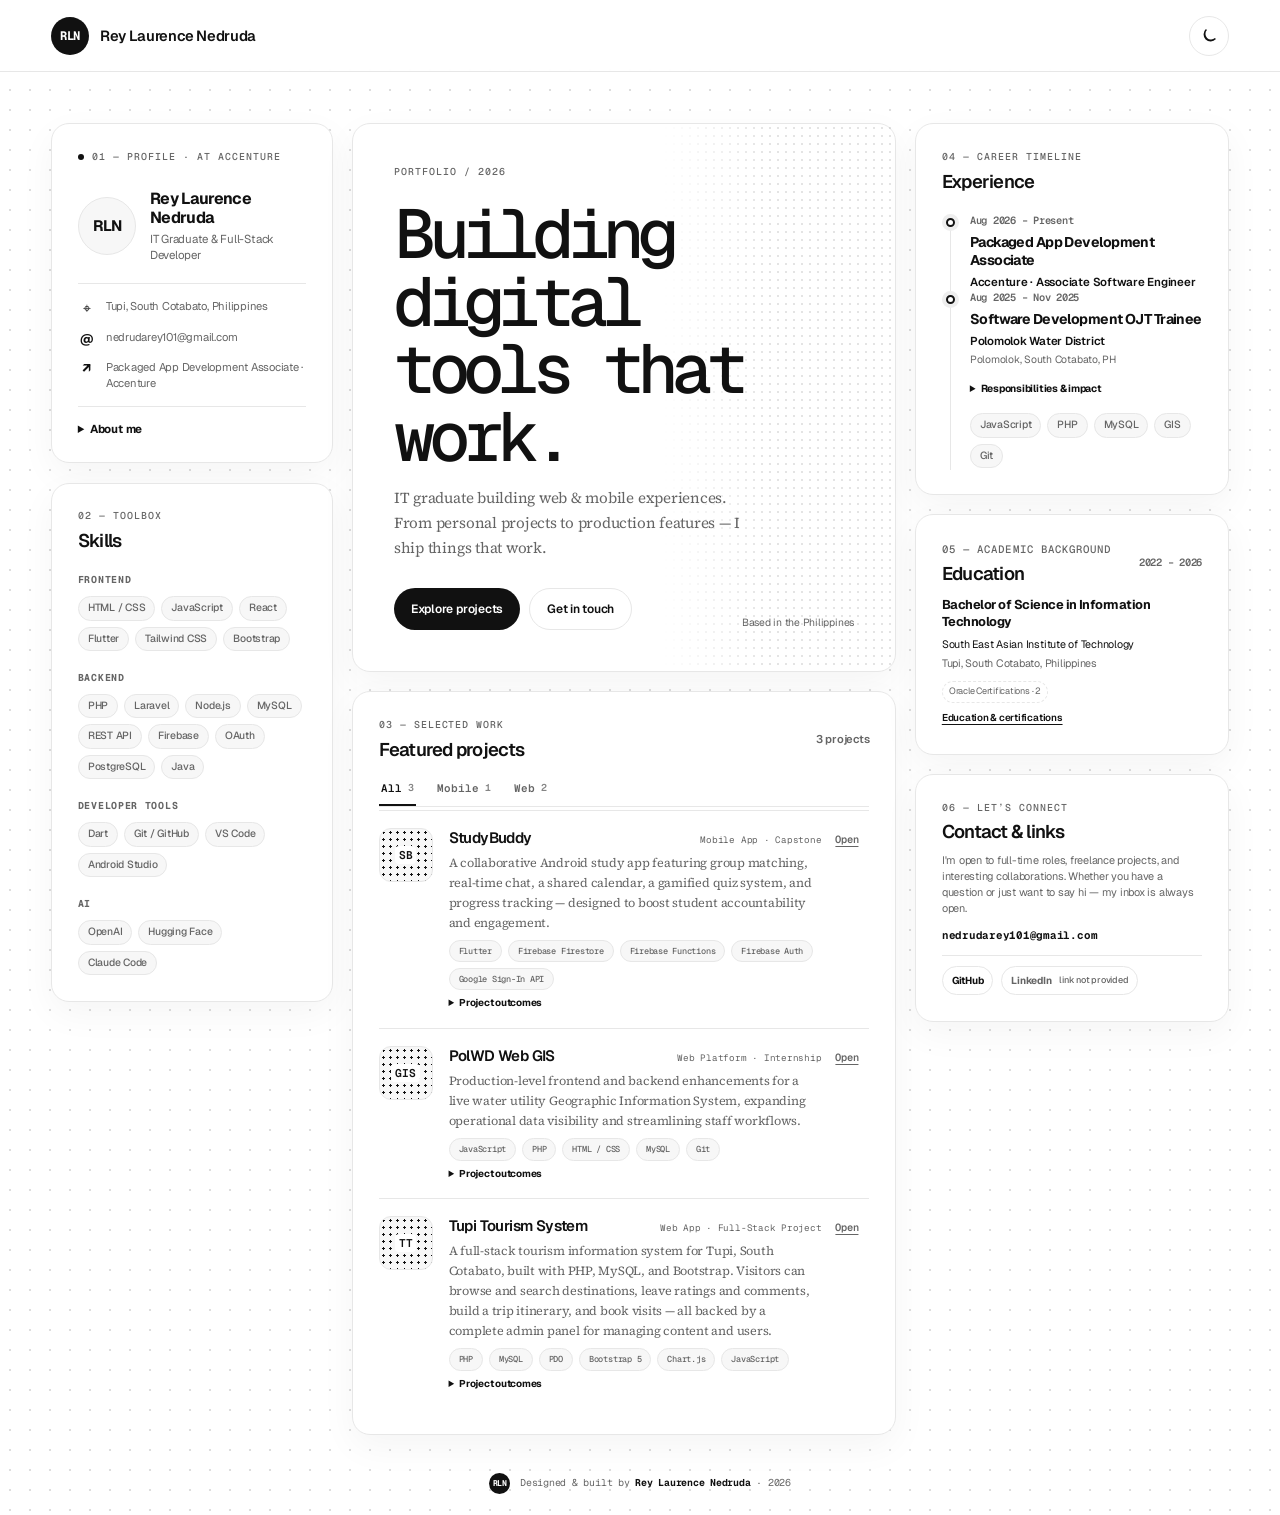
<file: index.html>
<!DOCTYPE html>
<html lang="en">
<head>
    <meta charset="UTF-8" />
    <meta name="viewport" content="width=device-width, initial-scale=1.0" />
    <meta name="description" content="Rey Laurence Nedruda — IT Graduate & Full-Stack Developer specializing in Flutter, Laravel, PHP, and Firebase." />
    <meta name="theme-color" content="#ffffff" />
    <title>Rey Laurence Nedruda | Developer Portfolio</title>
    <link rel="preconnect" href="https://fonts.googleapis.com" />
    <link rel="preconnect" href="https://fonts.gstatic.com" crossorigin />
    <link href="https://fonts.googleapis.com/css2?family=Geist:wght@400;500;600;700&family=Geist+Mono:wght@400;500;600;700&family=Source+Serif+4:wght@400;600;700&display=swap" rel="stylesheet" />
    <link rel="stylesheet" href="styles.css" />
    <link rel="icon" type="image/svg+xml" href="favicon.svg" />
    <script>
        (function () {
            var saved = localStorage.getItem('theme');
            document.documentElement.setAttribute('data-theme', saved === 'dark' ? 'dark' : 'light');
        })();
    </script>
</head>
<body>
<header class="topbar" id="nav">
    <a href="#hero" class="brand" aria-label="Rey Laurence Nedruda, home">
        <span class="brand__mark">RLN</span>
        <span class="brand__name">Rey Laurence Nedruda</span>
    </a>
    <button class="theme-toggle" id="themeToggle" aria-label="Switch to dark mode">
        <svg class="icon-moon" viewBox="0 0 24 24" fill="none" stroke="currentColor" stroke-width="1.8" aria-hidden="true"><path d="M20.5 15.5A8.5 8.5 0 0 1 8.5 3.5A8.5 8.5 0 1 0 20.5 15.5Z"/></svg>
        <svg class="icon-sun" viewBox="0 0 24 24" fill="none" stroke="currentColor" stroke-width="1.8" aria-hidden="true"><circle cx="12" cy="12" r="4"/><path d="M12 2v2m0 16v2M4.93 4.93l1.42 1.42m11.3 11.3 1.42 1.42M2 12h2m16 0h2M4.93 19.07l1.42-1.42m11.3-11.3 1.42-1.42"/></svg>
    </button>
</header>

<main class="dashboard">
    <aside class="column column--left" aria-label="Profile and skills">
        <section class="card profile-card" id="about" aria-labelledby="profile-title">
            <div class="card__eyebrow"><span class="status-dot"></span>01 — profile · at Accenture</div>
            <div class="profile-card__identity">
                <div class="avatar" aria-label="Initials RLN">RLN</div>
                <div>
                    <h2 id="profile-title">Rey Laurence Nedruda</h2>
                    <p class="muted">IT Graduate &amp; Full-Stack Developer</p>
                </div>
            </div>
            <div class="profile-card__facts">
                <div class="fact">
                    <span class="fact__icon" aria-hidden="true">⌖</span>
                    <span>Tupi, South Cotabato, Philippines</span>
                </div>
                <a class="fact" href="mailto:nedrudarey101@gmail.com">
                    <span class="fact__icon" aria-hidden="true">@</span>
                    <span>nedrudarey101@gmail.com</span>
                </a>
                <div class="fact">
                    <span class="fact__icon" aria-hidden="true">↗</span>
                    <span>Packaged App Development Associate · Accenture</span>
                </div>
            </div>
            <details class="profile-about">
                <summary>About me</summary>
                <div class="details-copy">
                    <p>I'm a recent <strong>Bachelor of Science in Information Technology</strong> graduate from South East Asian Institute of Technology (Tupi, South Cotabato, Philippines). My development journey spans both mobile and web — from building and shipping full applications from the ground up, to engineering production-level features during a hands-on internship.</p>
                    <p>I care about clean code, meaningful user experiences, and building tools that actually work for the people who use them.</p>
                </div>
            </details>
        </section>

        <section class="card skills-card" id="skills" aria-labelledby="skills-title">
            <div class="card-heading">
                <div><p class="eyebrow">02 — toolbox</p><h2 id="skills-title">Skills</h2></div>
            </div>
            <div class="skill-group">
                <h3>Frontend</h3>
                <ul class="tags">
                    <li>HTML / CSS</li><li>JavaScript</li><li>React</li><li>Flutter</li><li>Tailwind CSS</li><li>Bootstrap</li>
                </ul>
            </div>
            <div class="skill-group">
                <h3>Backend</h3>
                <ul class="tags">
                    <li>PHP</li><li>Laravel</li><li>Node.js</li><li>MySQL</li><li>REST API</li><li>Firebase</li><li>OAuth</li><li>PostgreSQL</li><li>Java</li>
                </ul>
            </div>
            <div class="skill-group">
                <h3>Developer Tools</h3>
                <ul class="tags"><li>Dart</li><li>Git / GitHub</li><li>VS Code</li><li>Android Studio</li></ul>
            </div>
            <div class="skill-group">
                <h3>AI</h3>
                <ul class="tags"><li>OpenAI</li><li>Hugging Face</li><li>Claude Code</li></ul>
            </div>
        </section>
    </aside>

    <div class="column column--center">
        <section class="card hero-card" id="hero" aria-labelledby="hero-title">
            <div class="hero-card__top">
                <span class="eyebrow">Portfolio / 2026</span>
            </div>
            <h1 id="hero-title">Building digital<br />tools that work.</h1>
            <p class="hero-card__summary">IT graduate building web &amp; mobile experiences. From personal projects to production features — I ship things that work.</p>
            <div class="hero-card__bottom">
                <div class="hero-card__actions">
                    <a href="#projects" class="button button--primary">Explore projects</a>
                    <a href="mailto:nedrudarey101@gmail.com" class="button button--quiet">Get in touch</a>
                </div>
                <span class="hero-card__location">Based in the Philippines</span>
            </div>
        </section>

        <section class="card projects-card" id="projects" aria-labelledby="projects-title">
            <div class="card-heading">
                <div><p class="eyebrow">03 — selected work</p><h2 id="projects-title">Featured projects</h2></div>
                <span class="card-heading__note">3 projects</span>
            </div>
            <div class="project-tabs" role="tablist" aria-label="Filter featured projects">
                <button class="project-tab" id="tab-all" type="button" role="tab" aria-selected="true" aria-controls="project-list" tabindex="0" data-project-filter="all">All <span>3</span></button>
                <button class="project-tab" id="tab-mobile" type="button" role="tab" aria-selected="false" aria-controls="project-list" tabindex="-1" data-project-filter="mobile">Mobile <span>1</span></button>
                <button class="project-tab" id="tab-web" type="button" role="tab" aria-selected="false" aria-controls="project-list" tabindex="-1" data-project-filter="web">Web <span>2</span></button>
            </div>
            <div class="project-list" id="project-list" role="tabpanel" aria-labelledby="tab-all" tabindex="0">
                <article class="project-item" data-project-kind="mobile">
                    <div class="project-item__visual project-item__visual--study" aria-hidden="true"><span>SB</span></div>
                    <div class="project-item__content">
                        <div class="project-item__title"><h3>StudyBuddy</h3><span>Mobile App · Capstone</span></div>
                        <p>A collaborative Android study app featuring group matching, real-time chat, a shared calendar, a gamified quiz system, and progress tracking — designed to boost student accountability and engagement.</p>
                        <ul class="tags tags--project"><li>Flutter</li><li>Firebase Firestore</li><li>Firebase Functions</li><li>Firebase Auth</li><li>Google Sign-In API</li></ul>
                        <details class="project-details">
                            <summary>Project outcomes</summary>
                            <ul><li>5 core modules delivered end-to-end using Agile SDLC</li><li>Gamified quiz engine with points &amp; badges increased user engagement</li><li>Full Android deployment with unit, integration &amp; alpha testing</li></ul>
                        </details>
                    </div>
                    <a class="project-open" href="https://studybuddy-seait.netlify.app/" aria-label="Visit StudyBuddy" target="_blank" rel="noopener noreferrer">Open</a>
                </article>
                <article class="project-item" data-project-kind="web">
                    <div class="project-item__visual project-item__visual--gis" aria-hidden="true"><span>GIS</span></div>
                    <div class="project-item__content">
                        <div class="project-item__title"><h3>PolWD Web GIS</h3><span>Web Platform · Internship</span></div>
                        <p>Production-level frontend and backend enhancements for a live water utility Geographic Information System, expanding operational data visibility and streamlining staff workflows.</p>
                        <ul class="tags tags--project"><li>JavaScript</li><li>PHP</li><li>HTML / CSS</li><li>MySQL</li><li>Git</li></ul>
                        <details class="project-details">
                            <summary>Project outcomes</summary>
                            <ul><li>Expanded operational data visibility for utility staff</li><li>Reduced staff lookup time through improved interface</li><li>Clean Git history formed the basis of a team-wide training initiative</li></ul>
                        </details>
                    </div>
                    <a class="project-open" href="https://polwd-web-gis.page.gd/" aria-label="Visit PolWD Web GIS" target="_blank" rel="noopener noreferrer">Open</a>
                </article>
                <article class="project-item" data-project-kind="web">
                    <div class="project-item__visual project-item__visual--tourism" aria-hidden="true"><span>TT</span></div>
                    <div class="project-item__content">
                        <div class="project-item__title"><h3>Tupi Tourism System</h3><span>Web App · Full-Stack Project</span></div>
                        <p>A full-stack tourism information system for Tupi, South Cotabato, built with PHP, MySQL, and Bootstrap. Visitors can browse and search destinations, leave ratings and comments, build a trip itinerary, and book visits — all backed by a complete admin panel for managing content and users.</p>
                        <ul class="tags tags--project"><li>PHP</li><li>MySQL</li><li>PDO</li><li>Bootstrap 5</li><li>Chart.js</li><li>JavaScript</li></ul>
                        <details class="project-details">
                            <summary>Project outcomes</summary>
                            <ul><li>Secure architecture: CSRF protection, PDO prepared statements, bcrypt hashing, and brute-force lockout</li><li>Admin dashboard with Chart.js analytics for activity logs, bookings, and user engagement</li><li>Personalized destination feed driven by user-selected interest preferences</li></ul>
                        </details>
                    </div>
                    <a class="project-open" href="https://tupitourism.rf.gd/tourism-system-main/index.php" aria-label="Visit Tupi Tourism System" target="_blank" rel="noopener noreferrer">Open</a>
                </article>
            </div>
        </section>
    </div>

    <aside class="column column--right" aria-label="Experience and links">
        <section class="card experience-card" id="experience" aria-labelledby="experience-title">
            <div class="card-heading">
                <div><p class="eyebrow">04 — career timeline</p><h2 id="experience-title">Experience</h2></div>
            </div>
            <article class="timeline-item">
                <div class="timeline-item__rail"><span></span></div>
                <div class="timeline-item__body">
                    <p class="timeline-item__date">Aug 2026 – Present</p>
                    <h3>Packaged App Development Associate</h3>
                    <p class="timeline-item__company">Accenture · Associate Software Engineer</p>
                </div>
            </article>
            <article class="timeline-item">
                <div class="timeline-item__rail"><span></span></div>
                <div class="timeline-item__body">
                    <p class="timeline-item__date">Aug 2025 – Nov 2025</p>
                    <h3>Software Development OJT Trainee</h3>
                    <p class="timeline-item__company">Polomolok Water District</p>
                    <p class="timeline-item__location">Polomolok, South Cotabato, PH</p>
                    <details class="experience-details">
                        <summary>Responsibilities &amp; impact</summary>
                        <ul>
                            <li>Engineered and shipped new features for the <strong>PolWD Web GIS platform</strong>, improving user accessibility and spatial data interaction for operational staff.</li>
                            <li>Designed and delivered a <strong>Git &amp; GitHub training</strong> session for non-technical team members, reducing version control errors and improving collaborative workflows.</li>
                            <li>Performed <strong>elevation profile analysis</strong> and consolidated geospatial data into the project database, directly supporting infrastructure planning.</li>
                            <li>Adapted rapidly to unfamiliar GIS tooling, maintaining consistent delivery velocity throughout a fast-paced environment.</li>
                        </ul>
                    </details>
                    <ul class="tags tags--small"><li>JavaScript</li><li>PHP</li><li>MySQL</li><li>GIS</li><li>Git</li></ul>
                </div>
            </article>
        </section>

        <section class="card education-card" id="education" aria-labelledby="education-title">
            <div class="card-heading">
                <div><p class="eyebrow">05 — academic background</p><h2 id="education-title">Education</h2></div>
                <span class="education-card__date">2022 – 2026</span>
            </div>
            <h3>Bachelor of Science in Information Technology</h3>
            <p>South East Asian Institute of Technology</p>
            <span class="muted">Tupi, South Cotabato, Philippines</span>
            <div class="education-credentials" aria-label="Certifications and training placeholders">
                <span>Oracle Certifications · 2</span>
            </div>
            <a class="education-more" href="education.html">Education &amp; certifications</a>
        </section>

        <section class="card links-card" id="contact" aria-labelledby="contact-title">
            <div class="card-heading">
                <div><p class="eyebrow">06 — let’s connect</p><h2 id="contact-title">Contact &amp; links</h2></div>
            </div>
            <p>I'm open to full-time roles, freelance projects, and interesting collaborations. Whether you have a question or just want to say hi — my inbox is always open.</p>
            <a class="contact-email" href="mailto:nedrudarey101@gmail.com">nedrudarey101@gmail.com</a>
            <div class="social-links">
                <a href="https://github.com/nedruda101" target="_blank" rel="noopener noreferrer">GitHub</a>
                <span class="social-link social-link--unavailable" aria-label="LinkedIn profile link not provided">LinkedIn <span>link not provided</span></span>
            </div>
        </section>
    </aside>
</main>

<footer class="page-footer">
    <span>RLN</span>
    <p>Designed &amp; built by <strong>Rey Laurence Nedruda</strong> · 2026</p>
</footer>
<button class="back-top" id="backTop" aria-label="Back to top">↑</button>
<script src="script.js"></script>
</body>
</html>
</file>
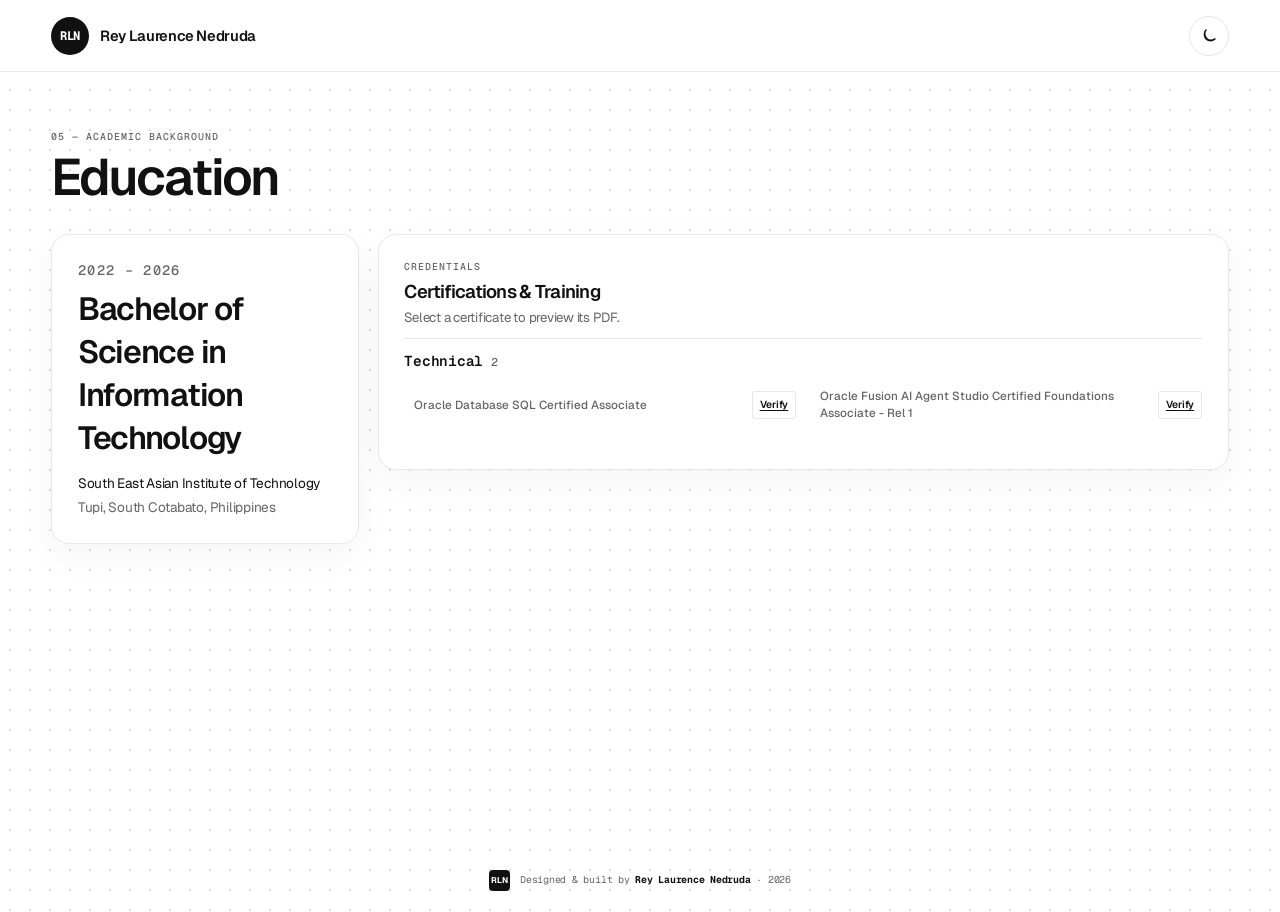
<file: education.html>
<!DOCTYPE html>
<html lang="en">
<head>
    <meta charset="UTF-8" />
    <meta name="viewport" content="width=device-width, initial-scale=1.0" />
    <meta name="description" content="Education, certifications, and training of Rey Laurence Nedruda." />
    <meta name="theme-color" content="#ffffff" />
    <title>Education | Rey Laurence Nedruda</title>
    <link rel="preconnect" href="https://fonts.googleapis.com" />
    <link rel="preconnect" href="https://fonts.gstatic.com" crossorigin />
    <link href="https://fonts.googleapis.com/css2?family=Geist:wght@400;500;600;700&family=Geist+Mono:wght@400;500;600;700&family=Source+Serif+4:wght@400;600;700&display=swap" rel="stylesheet" />
    <link rel="stylesheet" href="styles.css" />
    <link rel="icon" type="image/svg+xml" href="favicon.svg" />
    <script>(function(){var saved=localStorage.getItem('theme');document.documentElement.setAttribute('data-theme',saved==='dark'?'dark':'light');})();</script>
</head>
<body>
<header class="topbar" id="nav">
    <a href="index.html" class="brand" aria-label="Rey Laurence Nedruda, dashboard"><span class="brand__mark">RLN</span><span class="brand__name">Rey Laurence Nedruda</span></a>
    <button class="theme-toggle" id="themeToggle" aria-label="Switch to dark mode"><svg class="icon-moon" viewBox="0 0 24 24" fill="none" stroke="currentColor" stroke-width="1.8" aria-hidden="true"><path d="M20.5 15.5A8.5 8.5 0 0 1 8.5 3.5A8.5 8.5 0 1 0 20.5 15.5Z"/></svg><svg class="icon-sun" viewBox="0 0 24 24" fill="none" stroke="currentColor" stroke-width="1.8" aria-hidden="true"><circle cx="12" cy="12" r="4"/><path d="M12 2v2m0 16v2M4.93 4.93l1.42 1.42m11.3 11.3 1.42 1.42M2 12h2m16 0h2M4.93 19.07l1.42-1.42m11.3-11.3 1.42-1.42"/></svg></button>
</header>
<main class="dashboard detail-page detail-page--education" id="education">
    <header class="detail-page__heading"><p class="eyebrow">05 — academic background</p><h1>Education</h1></header>
    <section class="card education-card education-card--detail" aria-labelledby="degree-title">
        <div class="card-heading"><div><p class="eyebrow">2022 – 2026</p><h2 id="degree-title">Bachelor of Science in Information Technology</h2></div></div>
        <p>South East Asian Institute of Technology</p>
        <span class="muted">Tupi, South Cotabato, Philippines</span>
    </section>
    <section class="card credentials-card" aria-labelledby="credentials-title">
        <div class="card-heading">
            <div><p class="eyebrow">Credentials</p><h2 id="credentials-title">Certifications &amp; Training</h2></div>
        </div>
        <p class="credentials-card__intro">Select a certificate to preview its PDF.</p>
        <div class="credential-group">
            <h3>Technical <span class="credential-count" id="technicalCertificateCount"></span></h3>
            <ul class="certificate-list" id="technicalCertificateList" aria-label="Technical certificates"></ul>
        </div>
    </section>
</main>
<dialog class="certificate-dialog" id="certificateDialog" aria-labelledby="certificateDialogTitle">
    <div class="certificate-dialog__surface">
        <header class="certificate-dialog__header">
            <button class="certificate-dialog__back" id="certificateDialogBack" type="button" aria-label="Back to certificates">← <span>Back to certificates</span></button>
            <h2 id="certificateDialogTitle"></h2>
            <a class="certificate-dialog__open" id="certificateDialogOpen" href="#" target="_blank" rel="noopener noreferrer">Open PDF</a>
            <button class="certificate-dialog__close" id="certificateDialogClose" type="button" aria-label="Close certificate">×</button>
        </header>
        <iframe class="certificate-dialog__viewer" id="certificateViewer" title="Certificate PDF preview"></iframe>
    </div>
</dialog>
<footer class="page-footer"><a class="page-footer__home" href="index.html">RLN</a><p>Designed &amp; built by <strong>Rey Laurence Nedruda</strong> · 2026</p></footer>
<button class="back-top" id="backTop" aria-label="Back to top">↑</button><script src="certificates.js"></script><script src="script.js"></script>
</body>
</html>
</file>
<file: styles.css>
*, *::before, *::after { box-sizing: border-box; }

:root {
    color-scheme: light;
    --font-sans: 'IBM Plex Sans', sans-serif;
    --font-display: 'IBM Plex Serif', Georgia, serif;
    --bg: #e9efed;
    --surface: #fbfcfa;
    --surface-solid: #fbfcfa;
    --surface-soft: #eef3f0;
    --text: #1c3338;
    --muted: #52686b;
    --faint: #586d70;
    --border: #ced9d5;
    --accent: #17656b;
    --accent-soft: #dcebe7;
    --status: #a76b2f;
    --map-line: #bfd1c9;
    --shadow: 0 3px 12px rgba(25, 47, 49, 0.05);
    --nav-height: 72px;
    font-family: var(--font-sans);
    font-synthesis: none;
    text-rendering: optimizeLegibility;
}

html[data-theme="dark"] {
    color-scheme: dark;
    --bg: #182427;
    --surface: #243336;
    --surface-solid: #243336;
    --surface-soft: #2b3d3f;
    --text: #edf1ec;
    --muted: #c0cfca;
    --faint: #a6b8b2;
    --border: #3b504f;
    --accent: #92c2b5;
    --accent-soft: #314b48;
    --status: #e4b174;
    --map-line: #45615a;
    --shadow: 0 3px 12px rgba(0, 0, 0, 0.14);
}

html { min-width: 320px; scroll-behavior: smooth; }
body {
    margin: 0;
    min-height: 100vh;
    min-height: 100dvh;
    color: var(--text);
    background: var(--bg);
    font-family: var(--font-sans);
    line-height: 1.5;
    -webkit-font-smoothing: antialiased;
    transition: background 0.25s ease, color 0.25s ease;
}

a { color: inherit; text-decoration: none; }
button { font: inherit; }
button, a, summary { -webkit-tap-highlight-color: transparent; }
body.nav-open { overflow: hidden; }
:focus-visible { outline: 3px solid color-mix(in srgb, var(--accent) 60%, transparent); outline-offset: 3px; }
::selection { color: #fff; background: var(--accent); }

.topbar {
    height: var(--nav-height);
    padding: 0 clamp(18px, 3vw, 54px);
    display: flex;
    align-items: center;
    justify-content: space-between;
    gap: 24px;
    border-bottom: 1px solid var(--border);
    background: var(--surface-solid);
    position: relative;
    z-index: 5;
}
.brand { display: flex; align-items: center; gap: 12px; min-width: 235px; }
.brand__mark, .page-footer > span {
    display: grid;
    place-items: center;
    width: 38px;
    height: 38px;
    border-radius: 12px;
    color: var(--surface-solid);
    background: var(--text);
    font: 700 0.77rem var(--font-sans);
    letter-spacing: -0.04em;
}
.brand__name { font: 600 0.92rem var(--font-display); letter-spacing: -0.025em; }
.nav-menu { display: flex; list-style: none; align-items: center; gap: 5px; padding: 0; margin: 0; }
.nav-link {
    padding: 9px 13px;
    border-radius: 4px;
    color: var(--muted);
    font-size: 0.79rem;
    font-weight: 600;
    transition: color 0.18s ease, background 0.18s ease;
}
.nav-link:hover, .nav-link.active { color: var(--text); background: transparent; }
.nav-link.active { box-shadow: inset 0 -2px var(--accent); }
.theme-toggle, .nav-toggle {
    width: 40px;
    height: 40px;
    display: grid;
    place-items: center;
    color: var(--text);
    background: var(--surface);
    border: 1px solid var(--border);
    border-radius: 6px;
    cursor: pointer;
    transition: transform 0.2s ease, border-color 0.2s ease;
}
.theme-toggle:hover, .nav-toggle:hover { transform: translateY(-2px); border-color: var(--accent); }
.theme-toggle svg { width: 18px; height: 18px; }
.icon-sun { display: none; }
html[data-theme="dark"] .icon-sun { display: block; }
html[data-theme="dark"] .icon-moon { display: none; }
.nav-toggle { display: none; }

.dashboard {
    width: min(100%, 1920px);
    height: calc(100dvh - var(--nav-height) - 36px);
    min-height: 0;
    margin: 0 auto;
    padding: clamp(14px, 1.65vh, 22px) clamp(16px, 2.7vw, 50px) 13px;
    display: grid;
    grid-template-columns: minmax(250px, 0.88fr) minmax(480px, 1.7fr) minmax(285px, 0.98fr);
    gap: 16px;
}
.column { min-width: 0; min-height: 0; display: grid; gap: 16px; }
.column--left { grid-template-rows: minmax(0, 0.88fr) minmax(0, 1.12fr); }
.column--center { grid-template-rows: minmax(250px, 0.75fr) minmax(0, 1.45fr); }
.column--right { grid-template-rows: minmax(0, 1.18fr) minmax(130px, 0.55fr) minmax(0, 0.92fr); }
.card {
    min-width: 0;
    min-height: 0;
    padding: clamp(17px, 1.5vw, 25px);
    border: 1px solid var(--border);
    border-radius: 10px;
    background: var(--surface);
    box-shadow: none;
    overflow: auto;
    scrollbar-width: thin;
    scrollbar-color: var(--border) transparent;
    transition: transform 0.22s ease, box-shadow 0.22s ease, background 0.25s ease;
}
.card:hover { box-shadow: var(--shadow); }
.profile-card, .hero-card { box-shadow: var(--shadow); }
.profile-card, .experience-card { background-color: var(--surface-soft); }
.skills-card { border-radius: 3px; }
.projects-card { border-radius: 3px; }
.hero-card { border-radius: 3px 14px 3px 14px; }
.experience-card { border-radius: 12px 3px 12px 3px; }
.card__eyebrow, .eyebrow {
    margin: 0;
    color: var(--muted);
    font-size: 0.7rem;
    font-weight: 700;
    letter-spacing: 0;
}
.card__eyebrow { display: flex; align-items: center; gap: 8px; }
.status-dot { width: 8px; height: 8px; border-radius: 50%; background: var(--status); }
.profile-card__identity { display: flex; align-items: center; gap: 14px; margin: 21px 0 19px; }
.avatar {
    flex: 0 0 58px;
    width: 58px;
    height: 58px;
    display: grid;
    place-items: center;
    border: 1px solid var(--border);
    border-radius: 8px;
    color: var(--accent);
    background: var(--surface-soft);
    font: 700 0.95rem var(--font-sans);
    letter-spacing: -0.06em;
}
.profile-card h2 { margin: 0 0 4px; font: 700 clamp(0.94rem, 1vw, 1.12rem)/1.2 var(--font-display); letter-spacing: -0.04em; }
.muted { color: var(--muted); }
.profile-card__identity .muted { margin: 0; font-size: 0.72rem; line-height: 1.4; }
.profile-card__facts { display: grid; gap: 10px; padding: 14px 0; border-top: 1px solid var(--border); border-bottom: 1px solid var(--border); }
.fact { display: flex; align-items: flex-start; gap: 10px; color: var(--muted); font-size: 0.7rem; line-height: 1.45; overflow-wrap: anywhere; }
a.fact:hover { color: var(--accent); }
.fact__icon { flex: 0 0 18px; color: var(--accent); font-size: 0.88rem; font-weight: 700; text-align: center; }
details { color: var(--muted); }
summary { cursor: pointer; user-select: none; }
summary::marker { color: var(--accent); }
.profile-about { margin-top: 13px; font-size: 0.72rem; }
.profile-about summary, .project-details summary, .experience-details summary { color: var(--accent); font-weight: 700; }
.details-copy { padding-top: 8px; line-height: 1.6; }
.details-copy p { margin: 0 0 9px; }
.details-copy strong { color: var(--text); }

.card-heading { display: flex; align-items: center; justify-content: space-between; gap: 12px; margin-bottom: 19px; }
.card-heading h2 { margin: 4px 0 0; font: 600 clamp(1.05rem, 1.2vw, 1.3rem)/1.15 var(--font-display); letter-spacing: -0.025em; }
.skill-group + .skill-group { margin-top: 15px; }
.skill-group h3 { margin: 0 0 8px; color: var(--muted); font-size: 0.68rem; font-weight: 700; }
.tags { display: flex; flex-wrap: wrap; gap: 6px; padding: 0; margin: 0; list-style: none; }
.tags li {
    padding: 5px 8px;
    border: 1px solid var(--border);
    border-radius: 4px;
    color: var(--text);
    background: var(--surface-soft);
    font-size: 0.63rem;
    font-weight: 600;
    line-height: 1.2;
}

.hero-card {
    position: relative;
    display: flex;
    flex-direction: column;
    justify-content: space-between;
    padding: clamp(21px, 2.1vw, 34px);
    overflow: hidden;
    background-color: var(--surface-solid);
}
.hero-card::after {
    content: "";
    position: absolute;
    inset: 0 0 0 auto;
    width: 28%;
    background-image:
        linear-gradient(var(--map-line) 1px, transparent 1px),
        linear-gradient(90deg, var(--map-line) 1px, transparent 1px);
    background-size: 22px 22px;
    opacity: 0.5;
    z-index: 0;
    pointer-events: none;
}
.hero-card > * { position: relative; z-index: 1; }
.hero-card__top, .hero-card__bottom { display: flex; align-items: center; justify-content: space-between; gap: 16px; position: relative; z-index: 1; }
.hero-card h1 { max-width: 15ch; margin: 10px 0 9px; font: 600 clamp(2rem, 3vw, 3.6rem)/1.03 var(--font-display); letter-spacing: -0.045em; }
.hero-card__summary { max-width: 560px; margin: 0; color: var(--muted); font-size: clamp(0.78rem, 0.92vw, 0.92rem); line-height: 1.55; }
.hero-card__bottom { margin-top: 18px; align-items: flex-end; }
.hero-card__actions { display: flex; align-items: center; gap: 9px; flex-wrap: wrap; }
.button { display: inline-flex; align-items: center; gap: 11px; min-height: 38px; padding: 0 13px; border-radius: 4px; font-size: 0.74rem; font-weight: 600; transition: background 0.18s ease, color 0.18s ease; }
.button:hover { text-decoration: underline; text-underline-offset: 3px; }
.button--primary { color: var(--surface-solid); background: var(--text); }
.button--primary:hover { background: var(--accent); }
.button--quiet { border: 1px solid var(--border); background: transparent; }
.button--quiet:hover { color: var(--accent); background: var(--surface-soft); }
.hero-card__location { color: var(--muted); font-size: 0.65rem; white-space: nowrap; }

.projects-card { padding-bottom: 13px; }
.projects-card .card-heading { margin-bottom: 12px; }
.card-heading__note { color: var(--muted); font-size: 0.7rem; font-weight: 600; }
.project-tabs { display: flex; gap: 16px; margin: 0 0 3px; border-bottom: 1px solid var(--border); }
.project-tab {
    display: inline-flex;
    align-items: center;
    gap: 6px;
    min-height: 34px;
    padding: 0 2px;
    border: 0;
    border-bottom: 2px solid transparent;
    color: var(--muted);
    background: transparent;
    font-size: 0.7rem;
    font-weight: 600;
    cursor: pointer;
}
.project-tab span { color: var(--faint); font-size: 0.62rem; }
.project-tab:hover, .project-tab[aria-selected="true"] { color: var(--text); }
.project-tab[aria-selected="true"] { border-bottom-color: var(--accent); }
.project-tab:focus-visible { outline-offset: -3px; }
.project-list { display: grid; }
.project-item[hidden] { display: none; }
.project-item { display: grid; grid-template-columns: 52px minmax(0, 1fr) 25px; gap: 11px; padding: 12px 0; border-top: 1px solid var(--border); }
.project-item__visual {
    width: 50px;
    height: 50px;
    display: flex;
    align-items: center;
    justify-content: center;
    position: relative;
    overflow: hidden;
    border: 1px solid var(--border);
    border-radius: 3px;
    color: var(--text);
    background-image:
        linear-gradient(var(--map-line) 1px, transparent 1px),
        linear-gradient(90deg, var(--map-line) 1px, transparent 1px);
    background-size: 9px 9px;
    font: 600 0.7rem var(--font-sans);
}
.project-item__visual span { padding: 2px 4px; background: var(--surface-solid); }
.project-item__visual--study { background-color: #e7e4d8; }
.project-item__visual--gis { background-color: #dbe7df; }
.project-item__visual--tourism { background-color: #e6e2d8; }
.project-item__content { min-width: 0; }
.project-item__title { display: flex; align-items: baseline; justify-content: space-between; gap: 8px; }
.project-item__title h3 { margin: 0; font: 600 0.85rem var(--font-display); letter-spacing: -0.02em; }
.project-item__title > span { color: var(--muted); font-size: 0.59rem; text-align: right; }
.project-item__content > p { margin: 5px 0 7px; color: var(--muted); font-size: 0.66rem; line-height: 1.45; }
.tags--project { gap: 4px; }
.tags--project li { padding: 3px 6px; font-size: 0.55rem; }
.project-details { margin-top: 6px; font-size: 0.62rem; }
.project-details summary { font-size: 0.62rem; }
.project-details ul, .experience-details ul { display: grid; gap: 4px; padding: 7px 0 0 15px; margin: 0; list-style: disc; line-height: 1.4; }
.project-open { align-self: start; padding-top: 4px; color: var(--muted); font-size: 0.65rem; font-weight: 600; text-decoration: underline; text-underline-offset: 3px; }
.project-open:hover { color: var(--accent); }

.timeline-item { display: grid; grid-template-columns: 17px minmax(0, 1fr); gap: 11px; }
.timeline-item__rail { display: flex; justify-content: center; position: relative; }
.timeline-item__rail::after { content: ""; position: absolute; top: 11px; bottom: -2px; width: 1px; background: var(--border); }
.timeline-item__rail span { position: relative; z-index: 1; width: 9px; height: 9px; margin-top: 4px; border: 2px solid var(--accent); border-radius: 50%; background: var(--surface-solid); box-shadow: 0 0 0 4px var(--accent-soft); }
.timeline-item__date { margin: 0 0 6px; color: var(--accent); font: 600 0.65rem var(--font-display); }
.timeline-item__body h3 { margin: 0; font: 700 0.88rem/1.3 var(--font-display); letter-spacing: -0.03em; }
.timeline-item__company { margin: 4px 0 0; font-size: 0.72rem; font-weight: 600; }
.timeline-item__location { margin: 3px 0 13px; color: var(--muted); font-size: 0.65rem; }
.experience-details { font-size: 0.64rem; }
.experience-details summary { margin-bottom: 5px; }
.experience-details strong { color: var(--text); }
.tags--small { margin-top: 12px; gap: 4px; }
.tags--small li { padding: 4px 6px; font-size: 0.55rem; }
.education-card .card-heading { margin-bottom: 12px; }
.education-card__date { color: var(--accent); font: 600 0.65rem var(--font-display); white-space: nowrap; }
.education-card h3 { margin: 0 0 6px; font: 700 0.8rem/1.35 var(--font-display); letter-spacing: -0.02em; }
.education-card p, .education-card .muted { display: block; margin: 0; font-size: 0.67rem; line-height: 1.5; }
.education-card p { margin-bottom: 3px; }
.education-credentials { display: flex; flex-wrap: wrap; gap: 5px; margin-top: 10px; }
.education-credentials span { padding: 3px 6px; border: 1px dashed var(--border); border-radius: 3px; color: var(--muted); font-size: 0.57rem; }
.education-more { display: inline-block; margin-top: 8px; color: var(--accent); font-size: 0.62rem; font-weight: 600; text-decoration: underline; text-underline-offset: 3px; }
.credentials-card { grid-column: 1 / -1; width: min(100%, 1100px); }
.credentials-card__intro { margin: -4px 0 18px; color: var(--muted); font-size: 0.83rem; }
.credential-group { padding: 13px 0; border-top: 1px solid var(--border); }
.credential-group h3 { display: flex; align-items: baseline; gap: 8px; margin: 0 0 10px; color: var(--text); font: 600 0.9rem var(--font-display); }
.credential-count { color: var(--muted); font: 500 0.7rem var(--font-sans); }
.certificate-list { display: grid; grid-template-columns: repeat(2, minmax(0, 1fr)); gap: 5px 14px; padding: 0; margin: 0; list-style: none; }
.certificate-list li { min-width: 0; display: grid; grid-template-columns: minmax(0, 1fr) auto; align-items: center; gap: 8px; }
.certificate-link { width: 100%; padding: 7px 9px; border: 1px solid transparent; border-radius: 3px; color: var(--muted); background: transparent; font: 500 0.73rem/1.45 var(--font-sans); text-align: left; cursor: pointer; overflow-wrap: anywhere; }
.certificate-link:hover { border-color: var(--border); color: var(--accent); background: var(--surface-soft); }
.certificate-verify { padding: 5px 7px; border: 1px solid var(--border); border-radius: 3px; color: var(--accent); font-size: 0.64rem; font-weight: 600; text-decoration: underline; text-underline-offset: 2px; white-space: nowrap; }
.certificate-verify:hover { border-color: var(--accent); background: var(--surface-soft); }
.certificate-dialog { width: min(1040px, calc(100vw - 32px)); height: min(850px, calc(100dvh - 32px)); max-width: none; max-height: none; padding: 0; border: 1px solid var(--border); border-radius: 8px; color: var(--text); background: var(--surface-solid); box-shadow: 0 20px 70px rgba(14, 30, 32, 0.28); overflow: hidden; }
.certificate-dialog[open] { display: flex; flex-direction: column; }
.certificate-dialog::backdrop { background: rgba(12, 23, 25, 0.68); backdrop-filter: blur(3px); }
.certificate-dialog__surface { min-width: 0; min-height: 0; display: flex; flex: 1; flex-direction: column; }
.certificate-dialog__header { min-height: 56px; display: grid; grid-template-columns: auto minmax(0, 1fr) auto auto; align-items: center; gap: 12px; padding: 8px 14px; border-bottom: 1px solid var(--border); }
.certificate-dialog__header h2 { margin: 0; font: 600 0.92rem/1.3 var(--font-display); text-align: center; overflow-wrap: anywhere; }
.certificate-dialog__back, .certificate-dialog__close { width: fit-content; min-height: 34px; padding: 6px 9px; border: 1px solid var(--border); border-radius: 3px; color: var(--text); background: var(--surface-solid); font: 600 0.73rem var(--font-sans); cursor: pointer; }
.certificate-dialog__back:hover, .certificate-dialog__close:hover { border-color: var(--accent); color: var(--accent); }
.certificate-dialog__open { color: var(--accent); font-size: 0.72rem; font-weight: 600; text-decoration: underline; text-underline-offset: 3px; white-space: nowrap; }
.certificate-dialog__close { justify-self: end; width: 34px; padding: 0; font-size: 1.3rem; }
.certificate-dialog__viewer { width: 100%; min-height: 0; flex: 1; border: 0; background: var(--surface-soft); }
.links-card .card-heading { margin-bottom: 9px; }
.links-card > p { margin: 0 0 10px; color: var(--muted); font-size: 0.68rem; line-height: 1.5; }
.contact-email { display: flex; align-items: center; justify-content: space-between; gap: 10px; color: var(--accent); font-size: 0.69rem; font-weight: 700; overflow-wrap: anywhere; }
.social-links { display: flex; gap: 8px; margin-top: 12px; padding-top: 10px; border-top: 1px solid var(--border); }
.social-links a, .social-link { display: inline-flex; align-items: center; gap: 8px; padding: 6px 9px; border: 1px solid var(--border); border-radius: 8px; font-size: 0.63rem; font-weight: 700; transition: border-color .18s ease, color .18s ease; }
.social-links a:hover { color: var(--accent); border-color: var(--accent); }
.social-link--unavailable { color: var(--muted); cursor: default; }
.social-link--unavailable span { font-size: 0.57rem; font-weight: 500; }

.page-footer { min-height: 36px; padding: 0 3vw 10px; display: flex; justify-content: center; align-items: center; gap: 10px; color: var(--muted); }
.page-footer > span { width: 21px; height: 21px; border-radius: 7px; font-size: 0.52rem; }
.page-footer__home { width: 21px; height: 21px; display: grid; place-items: center; border-radius: 4px; color: var(--surface-solid); background: var(--text); font: 700 0.52rem var(--font-sans); }
.page-footer p { margin: 0; font-size: 0.61rem; }
.page-footer strong { color: var(--text); }
.back-top { display: none; }

@media (min-width: 1500px) and (min-height: 850px) {
    .dashboard { padding-top: 20px; padding-bottom: 14px; gap: 19px; }
    .column { gap: 19px; }
    .card { padding: 25px; }
    .hero-card { padding: 31px; }
    .profile-card__identity { margin: 24px 0 21px; }
    .profile-card__facts { gap: 12px; }
    .skill-group + .skill-group { margin-top: 17px; }
    .project-item { padding: 14px 0; }
}

@media (max-width: 1050px) {
    :root { --nav-height: 66px; }
    .topbar { gap: 12px; }
    .brand { min-width: 0; }
    .nav-menu { gap: 0; }
    .nav-link { padding: 8px 9px; font-size: 0.72rem; }
    .dashboard { grid-template-columns: minmax(230px, .82fr) minmax(390px, 1.55fr); }
    .column--right { grid-column: 1 / -1; grid-template-columns: repeat(3, minmax(0, 1fr)); grid-template-rows: minmax(0, auto); }
    .column--left, .column--center { grid-template-rows: auto auto; }
    .card { max-height: none; }
    .dashboard { height: auto; min-height: auto; }
}

@media (max-width: 720px) {
    .topbar { padding: 0 16px; }
    .brand__name { font-size: 0.82rem; }
    .nav-toggle { display: flex; flex-direction: column; align-items: center; justify-content: center; gap: 5px; margin-left: auto; }
    .nav-toggle span { width: 17px; height: 2px; border-radius: 2px; background: var(--text); transition: transform .2s ease; }
    .nav-toggle.active span:first-child { transform: translateY(3.5px) rotate(45deg); }
    .nav-toggle.active span:last-child { transform: translateY(-3.5px) rotate(-45deg); }
    .topbar nav { position: absolute; top: calc(var(--nav-height) - 1px); left: 0; right: 0; padding: 0 16px; background: var(--bg); border-bottom: 1px solid var(--border); }
    .nav-menu { display: none; padding: 8px 0 14px; flex-direction: column; align-items: stretch; }
    .nav-menu.open { display: flex; }
    .nav-link { display: block; padding: 11px 12px; font-size: 0.83rem; }
    .theme-toggle { flex: 0 0 40px; }
    .dashboard { display: flex; flex-direction: column; padding: 14px 14px 12px; gap: 14px; }
    .column { display: contents; }
    .column--left { display: contents; }
    .column--center { display: contents; }
    .column--right { display: contents; }
    .card { padding: 19px; border-radius: 17px; overflow: visible; }
    .hero-card { min-height: 310px; order: 0; }
    .profile-card { order: 1; }
    .projects-card { order: 2; }
    .skills-card { order: 3; }
    .experience-card { order: 4; }
    .education-card { order: 5; }
    .links-card { order: 6; }
    .hero-card h1 { font-size: clamp(2.15rem, 9vw, 3.4rem); }
    .hero-card__bottom { align-items: flex-start; flex-direction: column; }
    .hero-card__location { align-self: flex-end; }
    .profile-card__identity { margin: 17px 0; }
    .project-item { grid-template-columns: 45px minmax(0, 1fr) 25px; gap: 9px; }
    .project-item__visual { width: 44px; height: 44px; }
    .project-item__title { align-items: flex-start; flex-direction: column; gap: 2px; }
    .project-item__title > span { text-align: left; }
    .project-item__content > p { font-size: 0.7rem; }
    .page-footer { padding-bottom: 16px; }
    .back-top {
        position: fixed;
        right: 16px;
        bottom: 16px;
        z-index: 4;
        width: 40px;
        height: 40px;
        display: grid;
        place-items: center;
        border: 1px solid var(--border);
        border-radius: 12px;
        color: var(--text);
        background: var(--surface-solid);
        box-shadow: var(--shadow);
        opacity: 0;
        pointer-events: none;
        transition: opacity .2s ease;
    }
    .back-top.visible { opacity: 1; pointer-events: auto; }
}

@media (max-width: 390px) {
    .brand__name { max-width: 150px; line-height: 1.15; }
    .hero-card__actions { align-items: stretch; flex-direction: column; }
    .button { justify-content: space-between; }
    .project-item { grid-template-columns: minmax(0, 1fr) 25px; }
    .project-item__visual { display: none; }
}

@media (min-width: 721px) and (max-height: 850px) {
    .topbar { height: 60px; }
    :root { --nav-height: 60px; }
    .dashboard { min-height: calc(100dvh - var(--nav-height)); padding-top: 11px; padding-bottom: 8px; gap: 11px; }
    .column { gap: 11px; }
    .card { padding: 15px; border-radius: 16px; }
    .hero-card { padding: 20px; }
    .profile-card__identity { margin: 12px 0; }
    .profile-card__facts { gap: 7px; padding: 10px 0; }
    .skill-group + .skill-group { margin-top: 10px; }
    .card-heading { margin-bottom: 12px; }
    .project-item { padding: 8px 0; }
    .project-item__visual { width: 43px; height: 43px; }
    .project-item__content > p { font-size: 0.61rem; }
    .tags--project li { font-size: 0.51rem; }
    .page-footer { min-height: 28px; padding-bottom: 6px; }
}

@media (prefers-reduced-motion: reduce) {
    *, *::before, *::after { scroll-behavior: auto !important; transition-duration: .01ms !important; animation-duration: .01ms !important; animation-iteration-count: 1 !important; }
}

.detail-page {
    height: auto;
    min-height: calc(100dvh - var(--nav-height) - 36px);
    align-content: start;
    grid-template-columns: minmax(0, 1.25fr) minmax(280px, 0.75fr);
}
.detail-page .card { max-height: none; overflow: visible; }
.detail-page__heading { grid-column: 1 / -1; padding: 7px 0 4px; }
.detail-page__heading h1 { margin: 5px 0; font: 600 clamp(2rem, 4vw, 3.4rem)/1.08 var(--font-display); letter-spacing: -0.045em; }
.detail-page__heading > p:last-child { margin: 6px 0 0; color: var(--muted); font-size: 0.9rem; }
.detail-page .profile-card h1 { margin: 0 0 4px; font: 600 clamp(1.2rem, 1.8vw, 1.7rem)/1.2 var(--font-display); letter-spacing: -0.04em; }
.profile-page__about { margin-top: 20px; }
.profile-page__about h2, .detail-skill-group h2, .contact-card--detail h2 { margin: 0 0 12px; color: var(--text); font: 600 1.2rem/1.25 var(--font-display); }
.profile-page__about p { color: var(--muted); font-size: 0.86rem; line-height: 1.7; }
.detail-page .experience-card { display: grid; align-content: start; gap: 20px; }
.timeline-item--past { padding-top: 18px; border-top: 1px solid var(--border); }
.detail-page--skills { grid-template-columns: repeat(2, minmax(0, 1fr)); }
.detail-skill-group { align-self: start; }
.detail-skill-group .tags { gap: 9px; }
.detail-skill-group .tags li { padding: 8px 11px; font-size: 0.77rem; }
.detail-page--projects { grid-template-columns: minmax(0, 1fr); }
.detail-projects-card { overflow: visible !important; }
.detail-projects-card .project-item { grid-template-columns: 64px minmax(0, 1fr) 34px; gap: 16px; padding: 20px 0; }
.detail-projects-card .project-item__visual { width: 62px; height: 62px; }
.detail-projects-card .project-item__title h2 { margin: 0; font: 600 1rem var(--font-display); }
.detail-projects-card .project-item__content > p { font-size: 0.82rem; line-height: 1.6; }
.detail-projects-card .project__outcomes { display: grid; gap: 5px; padding-left: 18px; margin: 9px 0; color: var(--muted); font-size: 0.74rem; line-height: 1.5; }
.detail-projects-card .tags--project li { padding: 5px 8px; font-size: 0.64rem; }
.detail-projects-card .project-open { font-size: 0.72rem; }
.detail-page--education {
    height: calc(100dvh - var(--nav-height) - 36px);
    min-height: 0;
    grid-template-columns: minmax(260px, 0.65fr) minmax(0, 1.8fr);
    grid-template-rows: auto minmax(0, 1fr);
    align-content: stretch;
}
.detail-page--education .detail-page__heading { grid-column: 1 / -1; }
.education-card--detail { grid-column: 1; width: auto; align-self: start; }
.credentials-card {
    grid-column: 2;
    width: auto;
    min-height: 0;
    display: grid;
    grid-template-columns: repeat(2, minmax(0, 1fr));
    grid-template-rows: auto auto minmax(0, 1fr);
    overflow: hidden !important;
}
.credentials-card .card-heading,
.credentials-card__intro { grid-column: 1 / -1; }
.credentials-card .card-heading { margin-bottom: 10px; }
.credentials-card__intro { margin-bottom: 10px; }
.credentials-card > .credential-group { grid-column: 1 / -1; }
.credentials-card > .credential-group {
    min-width: 0;
    min-height: 0;
    display: flex;
    flex-direction: column;
    overflow: hidden;
}
.credentials-card > .credential-group h3 { flex: 0 0 auto; }
.credentials-card .certificate-list {
    min-height: 0;
    flex: 1 1 auto;
    grid-template-columns: repeat(2, minmax(0, 1fr));
    align-content: start;
    overflow-y: auto;
    overscroll-behavior: contain;
    scrollbar-width: thin;
    scrollbar-color: var(--border) transparent;
}
.contact-card--detail { width: min(100%, 820px); }
.education-card--detail .card-heading { margin-bottom: 14px; }
.education-card--detail .card-heading h2 { font-size: clamp(1.3rem, 2.5vw, 2rem); line-height: 1.35; }
.education-card--detail p, .education-card--detail .muted { font-size: 0.85rem; }
.contact-card--detail { padding: clamp(22px, 4vw, 42px); }
.contact-card--detail > p { max-width: 600px; font-size: 0.9rem; line-height: 1.7; }
.contact-card--detail .contact-email { width: fit-content; margin-top: 22px; font-size: 1rem; }
.contact-card--detail .social-links { width: 100%; }

@media (max-width: 1050px) {
    .detail-page { min-height: calc(100dvh - var(--nav-height) - 36px); grid-template-columns: minmax(0, 1fr) minmax(260px, 0.75fr); }
    .detail-page--skills { grid-template-columns: repeat(2, minmax(0, 1fr)); }
    .detail-page--projects, .detail-page--contact { grid-template-columns: minmax(0, 1fr); }
    .detail-page--education {
        height: calc(100dvh - var(--nav-height) - 36px);
        min-height: 0;
        grid-template-columns: minmax(180px, 0.55fr) minmax(0, 1.45fr);
        grid-template-rows: auto minmax(0, 1fr);
    }
}

@media (max-width: 720px) {
    .detail-page { display: grid; grid-template-columns: minmax(0, 1fr); gap: 14px; }
    .detail-page__heading { grid-column: 1; padding: 6px 2px; }
    .detail-page .card { padding: 19px; }
    .detail-page--education {
        height: auto;
        min-height: calc(100dvh - var(--nav-height) - 36px);
        grid-template-columns: minmax(0, 1fr);
        grid-template-rows: auto;
    }
    .detail-page--education .credentials-card {
        grid-column: 1;
        grid-template-columns: minmax(0, 1fr);
        grid-template-rows: auto;
        overflow: visible !important;
    }
    .detail-page--education .credential-group { overflow: visible; }
    .detail-page--education .certificate-list { grid-template-columns: minmax(0, 1fr); max-height: 42dvh; }
    .detail-projects-card .project-item { grid-template-columns: 45px minmax(0, 1fr) 28px; gap: 10px; }
    .detail-projects-card .project-item__visual { width: 44px; height: 44px; }
    .certificate-list { grid-template-columns: minmax(0, 1fr); }
    .certificate-dialog { width: calc(100vw - 18px); height: calc(100dvh - 18px); border-radius: 5px; }
    .certificate-dialog__header { grid-template-columns: auto minmax(0, 1fr) auto 34px; gap: 7px; padding: 7px; }
    .certificate-dialog__back { padding: 6px 7px; }
    .certificate-dialog__back span { font-size: 0.65rem; }
    .certificate-dialog__header h2 { font-size: 0.77rem; }
    .certificate-dialog__open { font-size: 0.65rem; }
}

/* Bryl minimal design language */
:root {
    color-scheme: light;
    --font-sans: 'Geist', Arial, sans-serif;
    --font-display: 'Geist Pixel', 'Geist Mono', monospace;
    --font-mono: 'Geist Mono', monospace;
    --font-serif: 'Source Serif 4', Georgia, serif;
    --bg: #fff;
    --surface: #fff;
    --surface-solid: #fff;
    --surface-soft: #f7f7f7;
    --text: #111;
    --muted: #656565;
    --faint: #858585;
    --border: #e7e7e7;
    --accent: #111;
    --accent-soft: #eee;
    --status: #111;
    --map-line: #111;
    --shadow: 0 12px 36px rgba(0, 0, 0, .045);
}

html[data-theme="dark"] {
    color-scheme: dark;
    --bg: #101010;
    --surface: #171717;
    --surface-solid: #171717;
    --surface-soft: #202020;
    --text: #f5f5f5;
    --muted: #aaa;
    --faint: #858585;
    --border: #303030;
    --accent: #f5f5f5;
    --accent-soft: #292929;
    --status: #f5f5f5;
    --map-line: #fff;
    --shadow: 0 12px 36px rgba(0, 0, 0, .2);
}

html { background: var(--bg); }
body {
    background:
        radial-gradient(circle, color-mix(in srgb, var(--text) 14%, transparent) 1px, transparent 1px) 0 0 / 20px 20px,
        var(--bg);
    font-family: var(--font-sans);
    letter-spacing: -.015em;
}

.topbar {
    position: sticky;
    top: 0;
    width: 100%;
    height: var(--nav-height);
    padding-inline: max(clamp(18px, 4vw, 64px), calc((100vw - 1540px) / 2));
    border-bottom-color: var(--border);
    background: color-mix(in srgb, var(--bg) 92%, transparent);
    backdrop-filter: blur(14px);
}
.brand { gap: 11px; }
.brand__mark, .page-footer > span {
    border-radius: 50%;
    color: var(--bg);
    background: var(--text);
    font-family: var(--font-mono);
}
.brand__name { font-family: var(--font-sans); font-weight: 600; }
.theme-toggle, .nav-toggle {
    border-radius: 50%;
    background: var(--surface);
}

.dashboard {
    width: min(100%, 1540px);
    height: auto;
    min-height: calc(100dvh - var(--nav-height) - 36px);
    margin-inline: auto;
    padding: clamp(22px, 4vw, 56px) clamp(16px, 4vw, 64px) 32px;
    align-items: start;
    gap: clamp(14px, 1.5vw, 24px);
}
.column { gap: clamp(14px, 1.5vw, 24px); }
.column--left { grid-template-rows: auto auto; }
.column--center { grid-template-rows: auto auto; }
.column--right { grid-template-rows: auto auto auto; }
.card {
    min-height: 0;
    padding: clamp(19px, 2vw, 30px);
    border: 1px solid var(--border);
    border-radius: 18px;
    background: var(--surface);
    box-shadow: var(--shadow);
    overflow: visible;
}
.card:hover { box-shadow: 0 16px 40px rgba(0, 0, 0, .075); }
.profile-card, .experience-card { background: var(--surface); }
.skills-card, .projects-card, .hero-card, .experience-card { border-radius: 18px; }
.eyebrow, .card__eyebrow {
    color: var(--muted);
    font-family: var(--font-mono);
    font-size: .62rem;
    font-weight: 500;
    letter-spacing: .1em;
    line-height: 1.5;
    text-transform: uppercase;
}
.status-dot { width: 6px; height: 6px; background: var(--text); }
.profile-card__identity { margin: 24px 0 20px; }
.avatar { border-radius: 50%; color: var(--text); background: var(--surface-soft); }
.profile-card h2, .card-heading h2, .timeline-item__body h3, .education-card h3,
.project-item__title h3, .detail-page__heading h1, .detail-page .profile-card h1 {
    font-family: var(--font-sans);
    letter-spacing: -.04em;
}
.profile-card h2 { font-size: clamp(1rem, 1.1vw, 1.2rem); }
.card-heading { margin-bottom: 22px; }
.card-heading h2 { margin-top: 6px; font-size: clamp(1.15rem, 1.35vw, 1.45rem); }
.skill-group + .skill-group { margin-top: 20px; }
.skill-group h3 { font-family: var(--font-mono); font-size: .62rem; letter-spacing: .07em; text-transform: uppercase; }
.tags { gap: 6px; }
.tags li {
    padding: 5px 9px;
    border-radius: 999px;
    color: var(--muted);
    background: var(--surface-soft);
    font-size: .65rem;
    font-weight: 500;
}

.hero-card {
    min-height: 315px;
    padding: clamp(24px, 3.2vw, 48px);
    border-color: var(--border);
    background: var(--surface);
}
.hero-card::after {
    inset: 0 0 0 auto;
    width: 43%;
    background-image: radial-gradient(circle, var(--text) 1px, transparent 1.4px);
    background-size: 8px 8px;
    opacity: .11;
    mask-image: linear-gradient(90deg, transparent, #000 45%);
}
.hero-card h1 {
    max-width: 12ch;
    margin-block: 20px 14px;
    font: 500 clamp(2.6rem, 5.4vw, 5.2rem)/.98 var(--font-display);
    letter-spacing: -.09em;
}
.hero-card__summary {
    max-width: 45ch;
    font-family: var(--font-serif);
    font-size: clamp(.95rem, 1.1vw, 1.08rem);
    line-height: 1.65;
}
.hero-card__bottom { margin-top: 28px; }
.button { min-height: 42px; padding-inline: 17px; border-radius: 999px; font-size: .75rem; }
.button--primary { color: var(--bg); background: var(--text); }
.button--quiet { border-radius: 999px; }
.project-tabs { gap: 19px; }
.project-tab { font-family: var(--font-mono); font-size: .68rem; }
.project-item { grid-template-columns: 56px minmax(0, 1fr) 34px; gap: 14px; padding: 17px 0; }
.project-item__visual {
    width: 54px;
    height: 54px;
    border-radius: 12px;
    background-image: radial-gradient(circle, var(--text) 1px, transparent 1.2px);
    background-size: 7px 7px;
}
.project-item__visual span { border-radius: 4px; font-family: var(--font-mono); }
.project-item__visual--study, .project-item__visual--gis, .project-item__visual--tourism { background-color: var(--surface-soft); }
.project-item__title h3 { font-size: .94rem; }
.project-item__title > span { font-family: var(--font-mono); font-size: .58rem; }
.project-item__content > p { font-family: var(--font-serif); font-size: .78rem; line-height: 1.6; }
.tags--project li { font-family: var(--font-mono); font-size: .54rem; }
.project-open { font-family: var(--font-mono); }
.timeline-item__date, .education-card__date { color: var(--muted); font-family: var(--font-mono); }
.timeline-item__rail span { border-color: var(--text); box-shadow: 0 0 0 4px var(--accent-soft); }
.education-credentials span { border-radius: 999px; }
.education-more, .contact-email, .project-details summary, .experience-details summary { color: var(--text); }
.social-links a, .social-link { border-radius: 999px; }
.contact-email { font-family: var(--font-mono); font-size: .68rem; }
.page-footer { min-height: 48px; padding-bottom: 16px; }
.page-footer p { font-family: var(--font-mono); font-size: .62rem; }

.card { animation: fade-up .55s cubic-bezier(.2, .7, .2, 1) both; }
.column > .card:nth-child(2) { animation-delay: .08s; }
.column > .card:nth-child(3) { animation-delay: .16s; }
@keyframes fade-up {
    from { opacity: 0; transform: translateY(12px); }
    to { opacity: 1; transform: translateY(0); }
}

@media (max-width: 1050px) {
    .dashboard { height: auto; min-height: auto; padding-inline: clamp(16px, 3vw, 34px); }
    .column--right { grid-template-rows: auto; }
}
@media (max-width: 720px) {
    .topbar { padding-inline: 16px; }
    .topbar nav { background: var(--surface); }
    .dashboard { padding: 20px 14px 18px; gap: 14px; }
    .card { padding: 21px; border-radius: 17px; }
    .hero-card { min-height: 330px; padding: 24px; }
    .hero-card h1 { font-size: clamp(2.65rem, 12vw, 4rem); }
    .hero-card__summary { font-size: .98rem; }
    .project-item { grid-template-columns: 48px minmax(0, 1fr) 30px; gap: 11px; }
    .project-item__visual { width: 46px; height: 46px; }
}
@media (prefers-reduced-motion: reduce) {
    .card { animation: none; }
}
</file>
